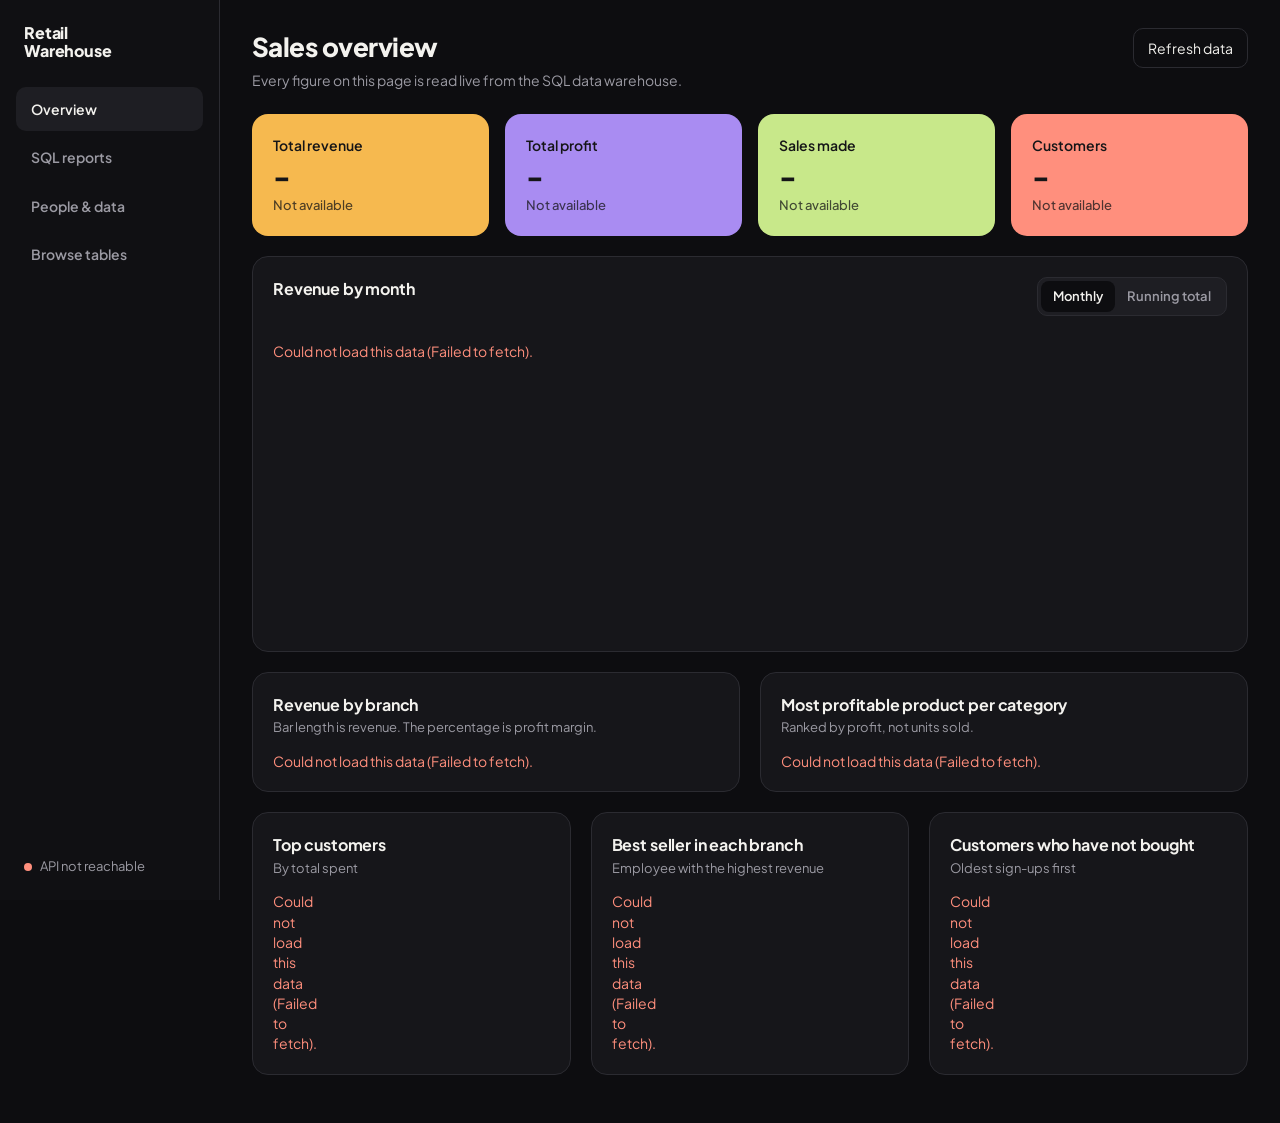
<file: public/index.html>
<!DOCTYPE html>
<html lang="en">
<head>
    <meta charset="UTF-8">
    <meta name="viewport" content="width=device-width, initial-scale=1.0">
    <title>Retail warehouse dashboard</title>
    <link rel="preconnect" href="https://fonts.googleapis.com">
    <link rel="preconnect" href="https://fonts.gstatic.com" crossorigin>
    <link href="https://fonts.googleapis.com/css2?family=Plus+Jakarta+Sans:wght@400;500;600;700;800&display=swap" rel="stylesheet">
    <link rel="stylesheet" href="styles.css">
</head>
<body>
<div class="app">

    <!-- Sidebar -->
    <aside class="side">
        <div class="brand">
            <span class="brand-name">Retail<br>Warehouse</span>
        </div>

        <nav class="nav" aria-label="Main">
            <button id="tab-overview" data-view="overview" class="active">Overview</button>
            <button id="tab-reports" data-view="reports">SQL reports</button>
            <button id="tab-explore" data-view="explore">People &amp; data</button>
            <button id="tab-tables" data-view="tables">Browse tables</button>
        </nav>

        <p class="api-status" id="api-status" role="status"><span class="dot"></span><span id="api-status-text">Connecting</span></p>
    </aside>

    <main class="main">
        <header class="top">
            <div>
                <h1 id="page-title">Sales overview</h1>
                <p class="sub" id="page-sub">Every figure on this page is read live from the SQL data warehouse.</p>
            </div>
            <button id="refresh" class="ghost">Refresh data</button>
        </header>

        <!-- === Overview === -->
        <section id="view-overview" class="view">
            <div class="layout">
                <div class="col-main">

                    <div class="kpis">
                        <article class="kpi amber">
                            <p class="kpi-label">Total revenue</p>
                            <p class="kpi-value" id="k-revenue">...</p>
                            <p class="kpi-note" id="k-revenue-note">&nbsp;</p>
                        </article>
                        <article class="kpi violet">
                            <p class="kpi-label">Total profit</p>
                            <p class="kpi-value" id="k-profit">...</p>
                            <p class="kpi-note" id="k-profit-note">&nbsp;</p>
                        </article>
                        <article class="kpi lime">
                            <p class="kpi-label">Sales made</p>
                            <p class="kpi-value" id="k-sales">...</p>
                            <p class="kpi-note" id="k-sales-note">&nbsp;</p>
                        </article>
                        <article class="kpi coral">
                            <p class="kpi-label">Customers</p>
                            <p class="kpi-value" id="k-customers">...</p>
                            <p class="kpi-note" id="k-customers-note">&nbsp;</p>
                        </article>
                    </div>

                    <section class="panel">
                        <div class="panel-head">
                            <div>
                                <h2>Revenue by month</h2>
                                <p class="panel-sub" id="trend-sub">&nbsp;</p>
                            </div>
                            <div class="seg" role="group" aria-label="Chart view">
                                <button id="seg-monthly" class="active" aria-pressed="true">Monthly</button>
                                <button id="seg-running" aria-pressed="false">Running total</button>
                            </div>
                        </div>
                        <div id="trend" class="chart"></div>
                    </section>

                    <div class="two">
                        <section class="panel">
                            <h2>Revenue by branch</h2>
                            <p class="panel-sub">Bar length is revenue. The percentage is profit margin.</p>
                            <div id="branches"></div>
                        </section>
                        <section class="panel">
                            <h2>Most profitable product per category</h2>
                            <p class="panel-sub">Ranked by profit, not units sold.</p>
                            <div id="categories"></div>
                        </section>
                    </div>
                </div>

                <aside class="col-side">
                    <section class="panel">
                        <h2>Top customers</h2>
                        <p class="panel-sub">By total spent</p>
                        <ol class="list" id="customers"></ol>
                    </section>
                    <section class="panel">
                        <h2>Best seller in each branch</h2>
                        <p class="panel-sub">Employee with the highest revenue</p>
                        <ol class="list" id="staff"></ol>
                    </section>
                    <section class="panel">
                        <h2>Customers who have not bought</h2>
                        <p class="panel-sub">Oldest sign-ups first</p>
                        <ol class="list" id="inactive"></ol>
                    </section>
                </aside>
            </div>
        </section>

        <!-- === SQL reports === -->
        <section id="view-reports" class="view" hidden></section>

        <!-- === People & data === -->
        <section id="view-explore" class="view" hidden>
            <div class="panel">
                <div class="pills" id="ex-pills" role="group" aria-label="Data type"></div>
                <div class="bar">
                    <input type="search" id="ex-search" placeholder="Search by name, city, job title..." aria-label="Search">
                    <div class="seg" role="group" aria-label="Layout">
                        <button id="ex-cards" class="active">Cards</button>
                        <button id="ex-list">Table</button>
                    </div>
                    <button id="ex-export" class="ghost">Export CSV</button>
                </div>
                <p class="error" id="ex-error" hidden></p>
                <div id="ex-out"></div>
                <div class="pager">
                    <button id="ex-prev">Previous</button><button id="ex-next">Next</button><span id="ex-info"></span>
                </div>
            </div>
        </section>

        <!-- === Browse tables === -->
        <section id="view-tables" class="view" hidden>
            <div class="panel">
                <div class="bar">
                    <select id="table" aria-label="Table"></select>
                    <input type="search" id="search" placeholder="Search this table" aria-label="Search this table">
                </div>
                <p class="error" id="tables-error" hidden></p>
                <div id="tables-out"></div>
                <div class="pager">
                    <button id="prev">Previous</button><button id="next">Next</button><span id="info"></span>
                </div>
            </div>
        </section>
    </main>
</div>

<!-- Record detail popup for People & data -->
<dialog id="ex-detail">
    <div class="detail-head">
        <span class="avatar big" id="d-avatar"></span>
        <div><h2 id="d-title"></h2><p class="muted" id="d-sub"></p></div>
        <button id="d-close" class="ghost" aria-label="Close">Close</button>
    </div>
    <dl class="detail-grid" id="d-body"></dl>
</dialog>

<script src="Config.js"></script>
<script src="script.js"></script>
</body>
</html>
</file>
<file: public/styles.css>
/* - Tokens -- */
:root {
  --bg: #0d0d10;
  --panel: #16161a;
  --panel-2: #1e1e23;
  --line: #2b2b31;
  --text: #f3f2ee;
  --muted: #9b9aa3;

  --amber: #f6b94f;
  --violet: #a98cf2;
  --lime: #c8e88a;
  --coral: #ff8f7d;
  --on-color: #151517;
  --chart: #22c55e; /* graph colour: will change to #ef4444 for red */

  --radius: 16px;
  --radius-sm: 10px;
  --font: "Plus Jakarta Sans", system-ui, -apple-system, "Segoe UI", Roboto, sans-serif;
}

/* --- Base styles --- */
* {
  box-sizing: border-box;
  margin: 0;
}


html {
  scroll-behavior: smooth;
}

[hidden] {
  display: none !important;
}

body {
  font-family: var(--font);
  background: var(--bg);
  color: var(--text);
  font-size: 14px;
  line-height: 1.45;
}

button,
select,
input {
  font: inherit;
  color: var(--text);
  background: var(--panel-2);
  border: 1px solid var(--line);
  border-radius: var(--radius-sm);
  padding: 9px 14px;
}

button {
  cursor: pointer;
}

button:disabled {
  opacity: 0.4;
  cursor: default;
}

button:not(:disabled):hover {
  border-color: var(--muted);
}

:focus-visible {
  outline: 2px solid var(--violet);
  outline-offset: 2px;
}

/*  Surface style (shared by every container)  */
.panel,
.card {
  background: var(--panel);
  border: 1px solid var(--line);
  border-radius: var(--radius);
  padding: 20px;
  min-width: 0;
}

.card {
  margin-bottom: 20px;
}

.panel h2,
.card h2 {
  font-size: 16px;
  font-weight: 700;
  letter-spacing: -0.01em;
}

.card h2 {
  margin-bottom: 12px;
}

.panel-sub {
  color: var(--muted);
  font-size: 13px;
  margin: 2px 0 14px;
}

.panel-head {
  display: flex;
  justify-content: space-between;
  align-items: flex-start;
  gap: 12px;
  flex-wrap: wrap;
}

/* ---------- App shell ---------- */
.app {
  display: grid;
  grid-template-columns: 220px minmax(0, 1fr);
  min-height: 100vh;
}

.side {
  position: sticky;
  top: 0;
  height: 100vh;
  display: flex;
  flex-direction: column;
  gap: 28px;
  padding: 24px 16px;
  background: #101013;
  border-right: 1px solid var(--line);
}

.brand {
  display: flex;
  align-items: center;
  gap: 12px;
  padding: 0 8px;
}

.brand-name {
  font-weight: 800;
  font-size: 16px;
  line-height: 1.1;
  letter-spacing: -0.01em;
}


.nav {
  display: flex;
  flex-direction: column;
  gap: 4px;
}

.nav button {
  text-align: left;
  background: transparent;
  border-color: transparent;
  color: var(--muted);
  font-weight: 600;
  padding: 11px 14px;
}

.nav button:hover {
  color: var(--text);
  border-color: transparent;
  background: var(--panel);
}

.nav button.active {
  background: var(--panel-2);
  color: var(--text);
}

.api-status {
  margin-top: auto;
  display: flex;
  align-items: center;
  gap: 8px;
  padding: 0 8px;
  color: var(--muted);
  font-size: 13px;
}

.dot {
  width: 8px;
  height: 8px;
  border-radius: 50%;
  background: var(--muted);
}

.api-status.ok .dot {
  background: var(--lime);
}

.api-status.bad .dot {
  background: var(--coral);
}

.main {
  padding: 28px 32px 48px;
  min-width: 0;
}

.top {
  display: flex;
  justify-content: space-between;
  align-items: flex-start;
  gap: 16px;
  margin-bottom: 24px;
}

h1 {
  font-size: 26px;
  font-weight: 800;
  letter-spacing: -0.02em;
}

.sub {
  color: var(--muted);
  margin-top: 4px;
}

.ghost {
  background: transparent;
}

/* ---------- Overview layout ---------- */
.layout {
  display: grid;
  grid-template-columns: minmax(0, 1fr) 340px;
  gap: 20px;
  align-items: start;
}

.col-main,
.col-side {
  display: grid;
  gap: 20px;
  min-width: 0;
}

.two {
  display: grid;
  grid-template-columns: repeat(2, minmax(0, 1fr));
  gap: 20px;
}

/* --- KPI cards --- */
.kpis {
  display: grid;
  grid-template-columns: repeat(4, minmax(0, 1fr));
  gap: 16px;
}


.kpi {
  display: flex;
  flex-direction: column;
  min-height: 122px;
  padding: 20px;
  border: 1px solid transparent;
  border-radius: var(--radius);
  color: var(--on-color);
}

.kpi.amber  { background: var(--amber); }
.kpi.violet { background: var(--violet); }
.kpi.lime   { background: var(--lime); }
.kpi.coral  { background: var(--coral); }

.kpi-label {
  font-weight: 600;
  font-size: 14px;
}


.kpi-value {
  margin-top: auto;
  font-size: 28px;
  font-weight: 800;
  line-height: 1.1;
  letter-spacing: -0.02em;
}

.kpi-note {
  margin-top: 4px;
  font-size: 13px;
  font-weight: 500;
  opacity: 0.75;
}

/* --- Segmented control --- */
.seg {
  display: flex;
  background: var(--panel-2);
  border: 1px solid var(--line);
  border-radius: var(--radius-sm);
  padding: 3px;
}

.seg button {
  border: 0;
  background: transparent;
  color: var(--muted);
  padding: 6px 12px;
  font-size: 13px;
  font-weight: 600;
  border-radius: 8px;
}

.seg button.active {
  background: var(--bg);
  color: var(--text);
}

/* ---- Trend chart --- */
.chart {
  position: relative;
  height: 290px;
  margin-top: 6px;
}


.chart svg {
  display: block;
  width: 100%;
  height: 100%;
  overflow: visible;
}


.chart .grid {
  stroke: var(--line);
  stroke-dasharray: 3 5;
}

.chart .axis {
  fill: var(--muted);
  font-size: 12px;
  font-family: var(--font);
}

.chart .area {
  fill: url(#areaFill);
  animation: fadeIn 0.9s ease-out both;
}

.chart #areaFill stop {
  stop-color: var(--chart) !important;
}

.chart .line {
  fill: none;
  stroke: var(--chart);
  stroke-width: 2.5;
  stroke-linejoin: round;
  stroke-linecap: round;
  stroke-dasharray: 1;
  stroke-dashoffset: 0;
  animation: draw 1s ease-out both;
}

.chart .guide {
  stroke: var(--muted);
  stroke-dasharray: 3 4;
}

.chart .pt {
  fill: var(--bg);
  stroke: var(--chart);
  stroke-width: 2.5;
}

.tip {
  position: absolute;
  z-index: 2;
  pointer-events: none;
  background: var(--lime);
  color: var(--on-color);
  border-radius: var(--radius-sm);
  padding: 7px 10px;
  font-size: 13px;
  font-weight: 700;
  white-space: nowrap;
  transform: translate(-50%, -100%);
}

.tip small {
  display: block;
  font-weight: 500;
  opacity: 0.75;
}

@keyframes draw {
  from { stroke-dashoffset: 1; }
  to   { stroke-dashoffset: 0; }
}

@keyframes fadeIn {
  from { opacity: 0; }
  to   { opacity: 1; }
}

@media (prefers-reduced-motion: reduce) {
  .chart .line,
  .chart .area {
    animation: none;
  }
}

/* --- Branch bars --- */
.bars {
  display: grid;
  gap: 14px;
}

.bar-row-top {
  display: flex;
  justify-content: space-between;
  gap: 12px;
  margin-bottom: 6px;
  font-weight: 600;
}

.bar-row-top span:last-child {
  font-variant-numeric: tabular-nums;
}

.track {
  height: 10px;
  background: var(--panel-2);
  border-radius: 99px;
  overflow: hidden;
}

.fill {
  height: 100%;
  border-radius: 99px;
}

.bar-row:nth-child(1) .fill   { background: var(--amber); }
.bar-row:nth-child(2) .fill   { background: var(--violet); }
.bar-row:nth-child(3) .fill   { background: var(--lime); }
.bar-row:nth-child(n+4) .fill { background: var(--coral); }

.bar-meta {
  margin-top: 5px;
  color: var(--muted);
  font-size: 12.5px;
}

/* --- Category rows --- */
.rows {
  display: grid;
}

.row {
  display: grid;
  grid-template-columns: minmax(0, 1fr) auto;
  gap: 2px 12px;
  padding: 11px 0;
  border-bottom: 1px solid var(--line);
}

.row:first-child {
  padding-top: 0;
}

.row:last-child {
  padding-bottom: 0;
  border-bottom: 0;
}

.row .what {
  font-weight: 600;
  overflow: hidden;
  text-overflow: ellipsis;
  white-space: nowrap;
}

.row .where {
  grid-column: 1;
  color: var(--muted);
  font-size: 12.5px;
}

.row .amt {
  grid-column: 2;
  grid-row: 1 / span 2;
  align-self: center;
  font-weight: 700;
  font-variant-numeric: tabular-nums;
  text-align: right;
}

/* --- Side lists --- */
.list {
  display: grid;
  list-style: none;
  padding: 0;
}

.list li {
  display: grid;
  grid-template-columns: 36px minmax(0, 1fr) auto;
  gap: 12px;
  align-items: center;
  padding: 10px 0;
  border-bottom: 1px solid var(--line);
}

.list li:first-child {
  padding-top: 0;
}

.list li:last-child {
  padding-bottom: 0;
  border-bottom: 0;
}

.avatar {
  display: grid;
  place-items: center;
  width: 36px;
  height: 36px;
  border-radius: 50%;
  color: var(--on-color);
  font-weight: 700;
  font-size: 13px;
}

.list .who {
  font-weight: 600;
  overflow: hidden;
  text-overflow: ellipsis;
  white-space: nowrap;
}

.list .meta {
  color: var(--muted);
  font-size: 12.5px;
  overflow: hidden;
  text-overflow: ellipsis;
  white-space: nowrap;
}

.list .val {
  font-weight: 700;
  font-variant-numeric: tabular-nums;
  text-align: right;
}

.empty {
  color: var(--muted);
}

.error {
  color: var(--coral);
  font-size: 14px;
}

/* --- Tables, reports, table browser --- */
.muted {
  color: var(--muted);
  font-size: 14px;
  margin-bottom: 12px;
}

pre {
  background: #0b0b0e;
  border: 1px solid var(--line);
  border-radius: var(--radius-sm);
  padding: 14px;
  margin-bottom: 14px;
  overflow-x: auto;
  font: 13px/1.5 ui-monospace, Consolas, monospace;
}

.card pre {
  margin-top: 12px;
}

.kw {
  color: #7db4ff;
  font-weight: 600;
}

.sql-toggle {
  margin-top: 14px;
  padding: 6px 12px;
  font-size: 13px;
  color: var(--muted);
}

.wrap {
  overflow-x: auto;
  border: 1px solid var(--line);
  border-radius: var(--radius-sm);
}

table {
  border-collapse: collapse;
  width: 100%;
  font-size: 14px;
}

th,
td {
  padding: 9px 14px;
  text-align: left;
  white-space: nowrap;
  border-bottom: 1px solid var(--line);
}

th {
  color: var(--muted);
  font-weight: 600;
  background: var(--panel-2);
}

tr:last-child td {
  border-bottom: 0;
}

.num {
  text-align: right;
  font-variant-numeric: tabular-nums;
}

.bar {
  display: flex;
  flex-wrap: wrap;
  gap: 10px;
  margin-bottom: 14px;
}

.bar input {
  flex: 1;
  min-width: 180px;
}

.pager {
  display: flex;
  flex-wrap: wrap;
  align-items: center;
  gap: 12px;
  margin-top: 14px;
  color: var(--muted);
}

/* --- People & data --- */
.pills {
  display: flex;
  flex-wrap: wrap;
  gap: 8px;
  margin-bottom: 14px;
}

.pills button {
  border-radius: 99px;
  padding: 7px 16px;
  font-weight: 600;
  color: var(--muted);
}

.pills button.active {
  background: var(--amber);
  border-color: var(--amber);
  color: var(--on-color);
}

.bar .seg {
  flex: none;
}

.cards {
  display: grid;
  grid-template-columns: repeat(auto-fill, minmax(250px, 1fr));
  gap: 14px;
}

.pcard {
  text-align: left;
  display: grid;
  gap: 12px;
  padding: 16px;
  background: var(--panel-2);
  border: 1px solid var(--line);
  border-radius: var(--radius);
}

.pcard:hover {
  border-color: var(--violet);
}

.pcard-top {
  display: grid;
  grid-template-columns: 44px minmax(0, 1fr);
  gap: 12px;
  align-items: center;
}

.pcard .avatar {
  width: 44px;
  height: 44px;
  font-size: 15px;
}

.pcard .t {
  font-weight: 700;
  overflow: hidden;
  text-overflow: ellipsis;
  white-space: nowrap;
}

.pcard .s {
  color: var(--muted);
  font-size: 12.5px;
  overflow: hidden;
  text-overflow: ellipsis;
  white-space: nowrap;
}

.chips {
  display: flex;
  flex-wrap: wrap;
  gap: 6px;
}

.chips {
  gap: 8px;
}

.chip {
  display: flex;
  flex-direction: column;
  gap: 4px;
  max-width: 100%;
  background: var(--bg);
  border: 1px solid var(--line);
  border-radius: var(--radius-sm);
  padding: 10px 14px;
  font-size: 12px;
  line-height: 1.4;
  color: var(--muted);
}

.chip b {
  color: var(--text);
  font-size: 13px;
  font-weight: 600;
  overflow-wrap: anywhere;
}

th.sortable {
  cursor: pointer;
  user-select: none;
}

th.sortable:hover {
  color: var(--text);
}

#ex-out tbody tr {
  cursor: pointer;
}

#ex-out tbody tr:hover td {
  background: var(--panel-2);
}

dialog {
  background: var(--panel);
  color: var(--text);
  border: 1px solid var(--line);
  border-radius: var(--radius);
  padding: 24px;
  width: min(560px, 92vw);
  max-height: 85vh;
  overflow: auto;
  margin: auto;
}

dialog::backdrop {
  background: rgba(0, 0, 0, 0.65);
}

.detail-head {
  display: grid;
  grid-template-columns: 56px minmax(0, 1fr) auto;
  gap: 14px;
  align-items: center;
  margin-bottom: 18px;
}

.detail-head .muted {
  margin-bottom: 0;
}

.avatar.big {
  width: 56px;
  height: 56px;
  font-size: 18px;
}

.detail-grid {
  display: grid;
  grid-template-columns: 1fr 1.4fr;
  gap: 0;
  margin: 0;
}

.detail-grid dt,
.detail-grid dd {
  margin: 0;
  padding: 10px 0;
  border-bottom: 1px solid var(--line);
}

.detail-grid dt {
  color: var(--muted);
  font-size: 13px;
}

.detail-grid dd {
  font-weight: 600;
  word-break: break-word;
}

/* ---Mobile-Styles--- */
@media (max-width: 1280px) {
  .layout {
    grid-template-columns: minmax(0, 1fr);
  }

  .col-side {
    grid-template-columns: repeat(auto-fit, minmax(280px, 1fr));
  }
}

@media (max-width: 980px) {
  .kpis {
    grid-template-columns: repeat(2, minmax(0, 1fr));
  }

  .two {
    grid-template-columns: minmax(0, 1fr);
  }
}

@media (max-width: 800px) {
  .app {
    grid-template-columns: minmax(0, 1fr);
  }

  .side {
    position: static;
    height: auto;
    flex-direction: row;
    flex-wrap: wrap;
    align-items: center;
    gap: 12px;
    padding: 14px 16px;
    border-right: 0;
    border-bottom: 1px solid var(--line);
  }

  .nav {
    flex-direction: row;
    flex-wrap: wrap;
  }

  .api-status {
    margin: 0 0 0 auto;
  }

  .main {
    padding: 20px 16px 40px;
  }

  .top {
    flex-direction: column;
  }
}


@media (max-width: 480px) {
  .kpis {
    grid-template-columns: minmax(0, 1fr);
  }

  .kpi {
    min-height: 108px;
  }

  .detail-grid {
    grid-template-columns: 1fr;
  }

  .detail-grid dt {
    border-bottom: 0;
    padding-bottom: 0;
  }
}
</file>
